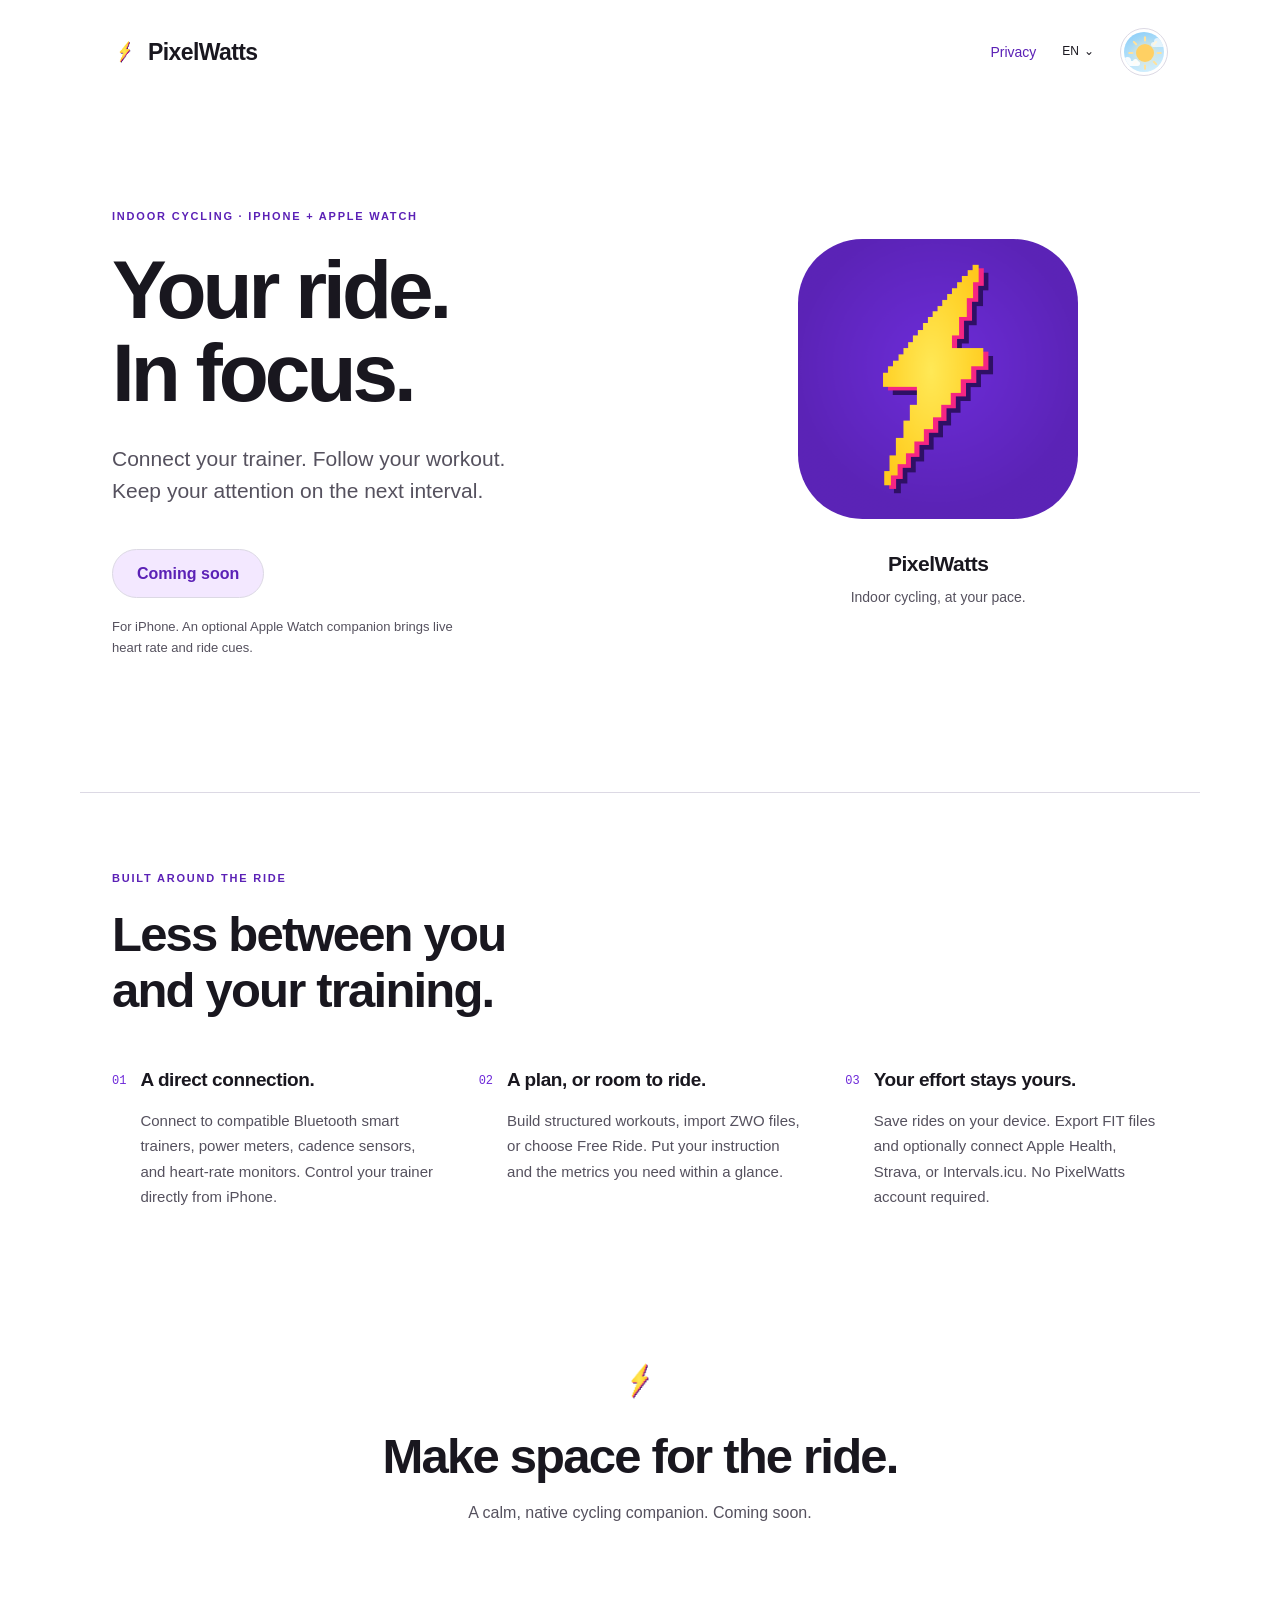
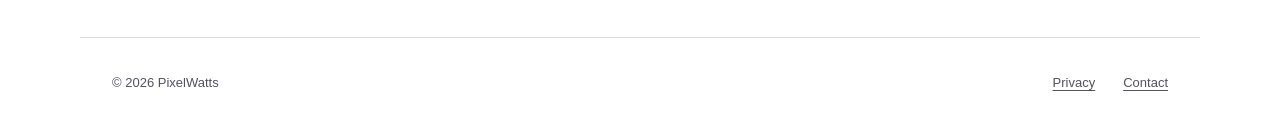
<file: index.html>
<!doctype html>
<html lang="en" data-page="landing">
<head>
  <meta charset="utf-8">
  <meta name="viewport" content="width=device-width,initial-scale=1">
  <meta name="color-scheme" content="light dark">
  <meta name="description" content="PixelWatts is a native indoor cycling app for iPhone, with Bluetooth trainer control, structured workouts, and rides saved on your device.">
  <title>PixelWatts — Your ride. In focus.</title>
  <link rel="icon" href="/assets/icon-light.png">
  <link rel="stylesheet" href="/style.css">
  <link rel="stylesheet" href="/assets/selectors.css">
  <script src="/assets/language.js"></script>
  <script src="/preferences.js"></script>
</head>
<body>
  <a class="skip" href="#main">Skip to content</a>
  <header class="shell">
    <a class="wordmark" href="/?lang=en" aria-label="PixelWatts home"><img src="/assets/bolt.png" alt="" width="26" height="26">PixelWatts</a>
    <nav aria-label="Main navigation"><a href="/privacy/?lang=en">Privacy</a>
<details class="language-menu"><summary aria-label="Choose language">EN <span aria-hidden="true">⌄</span></summary><div><a data-language-link="en" href="/?lang=en" lang="en" aria-current="page">English</a><a data-language-link="es-MX" href="/es/" lang="es-MX">Español (México)</a></div></details>
<button type="button" class="mode-toggle sky-toggle" role="switch" aria-label="Dark mode" aria-checked="false" data-toggle-mode hidden><span class="sky" aria-hidden="true"><span class="day-sky"></span><span class="night-sky"></span><span class="stars"><i></i><i></i><i></i><i></i><i></i></span><svg class="sun-rays" viewBox="0 0 40 40" fill="none"><path d="M20 5v3m0 24v3M5 20h3m24 0h3M9.4 9.4l2.2 2.2m16.8 16.8 2.2 2.2M9.4 30.6l2.2-2.2m16.8-16.8 2.2-2.2" stroke="currentColor" stroke-width="2" stroke-linecap="round"/></svg><span class="orb"></span><span class="moon-cutout"></span><span class="cloud cloud-one"></span><span class="cloud cloud-two"></span></span></button>
</nav>
  </header>
  <main id="main">
    <section class="hero shell">
      <div class="intro">

        <p class="eyebrow">INDOOR CYCLING · IPHONE + APPLE WATCH</p>
        <h1>Your ride.<br>In focus.</h1>
        <p class="lead">Connect your trainer. Follow your workout. Keep your attention on the next interval.</p>
        <p class="cta">Coming soon</p>
        <p class="quiet">For iPhone. An optional Apple Watch companion brings live heart rate and ride cues.</p>
      </div>
      <div class="app-showcase"><img class="product-icon" data-app-icon src="/assets/icon-light.png" width="280" height="280" alt="Official PixelWatts app icon"><p>PixelWatts<span>Indoor cycling, at your pace.</span></p></div>
    </section>
    <section class="details shell" aria-labelledby="details-title">
      <p class="eyebrow">BUILT AROUND THE RIDE</p>
      <h2 id="details-title">Less between you<br>and your training.</h2>
      <div class="feature-list">
        <article><span class="number">01</span><div><h3>A direct connection.</h3><p>Connect to compatible Bluetooth smart trainers, power meters, cadence sensors, and heart-rate monitors. Control your trainer directly from iPhone.</p></div></article>
        <article><span class="number">02</span><div><h3>A plan, or room to ride.</h3><p>Build structured workouts, import ZWO files, or choose Free Ride. Put your instruction and the metrics you need within a glance.</p></div></article>
        <article><span class="number">03</span><div><h3>Your effort stays yours.</h3><p>Save rides on your device. Export FIT files and optionally connect Apple Health, Strava, or Intervals.icu. No PixelWatts account required.</p></div></article>
      </div>
    </section>
    <section class="closing shell"><img src="/assets/bolt.png" width="42" height="42" alt=""><h2>Make space for the ride.</h2><p>A calm, native cycling companion. Coming soon.</p></section>
  </main>
  <footer class="shell"><span>© 2026 PixelWatts</span><a href="/privacy/?lang=en">Privacy</a><a href="mailto:pixelwatts@baniares.com">Contact</a></footer>
</body>
</html>
</file>
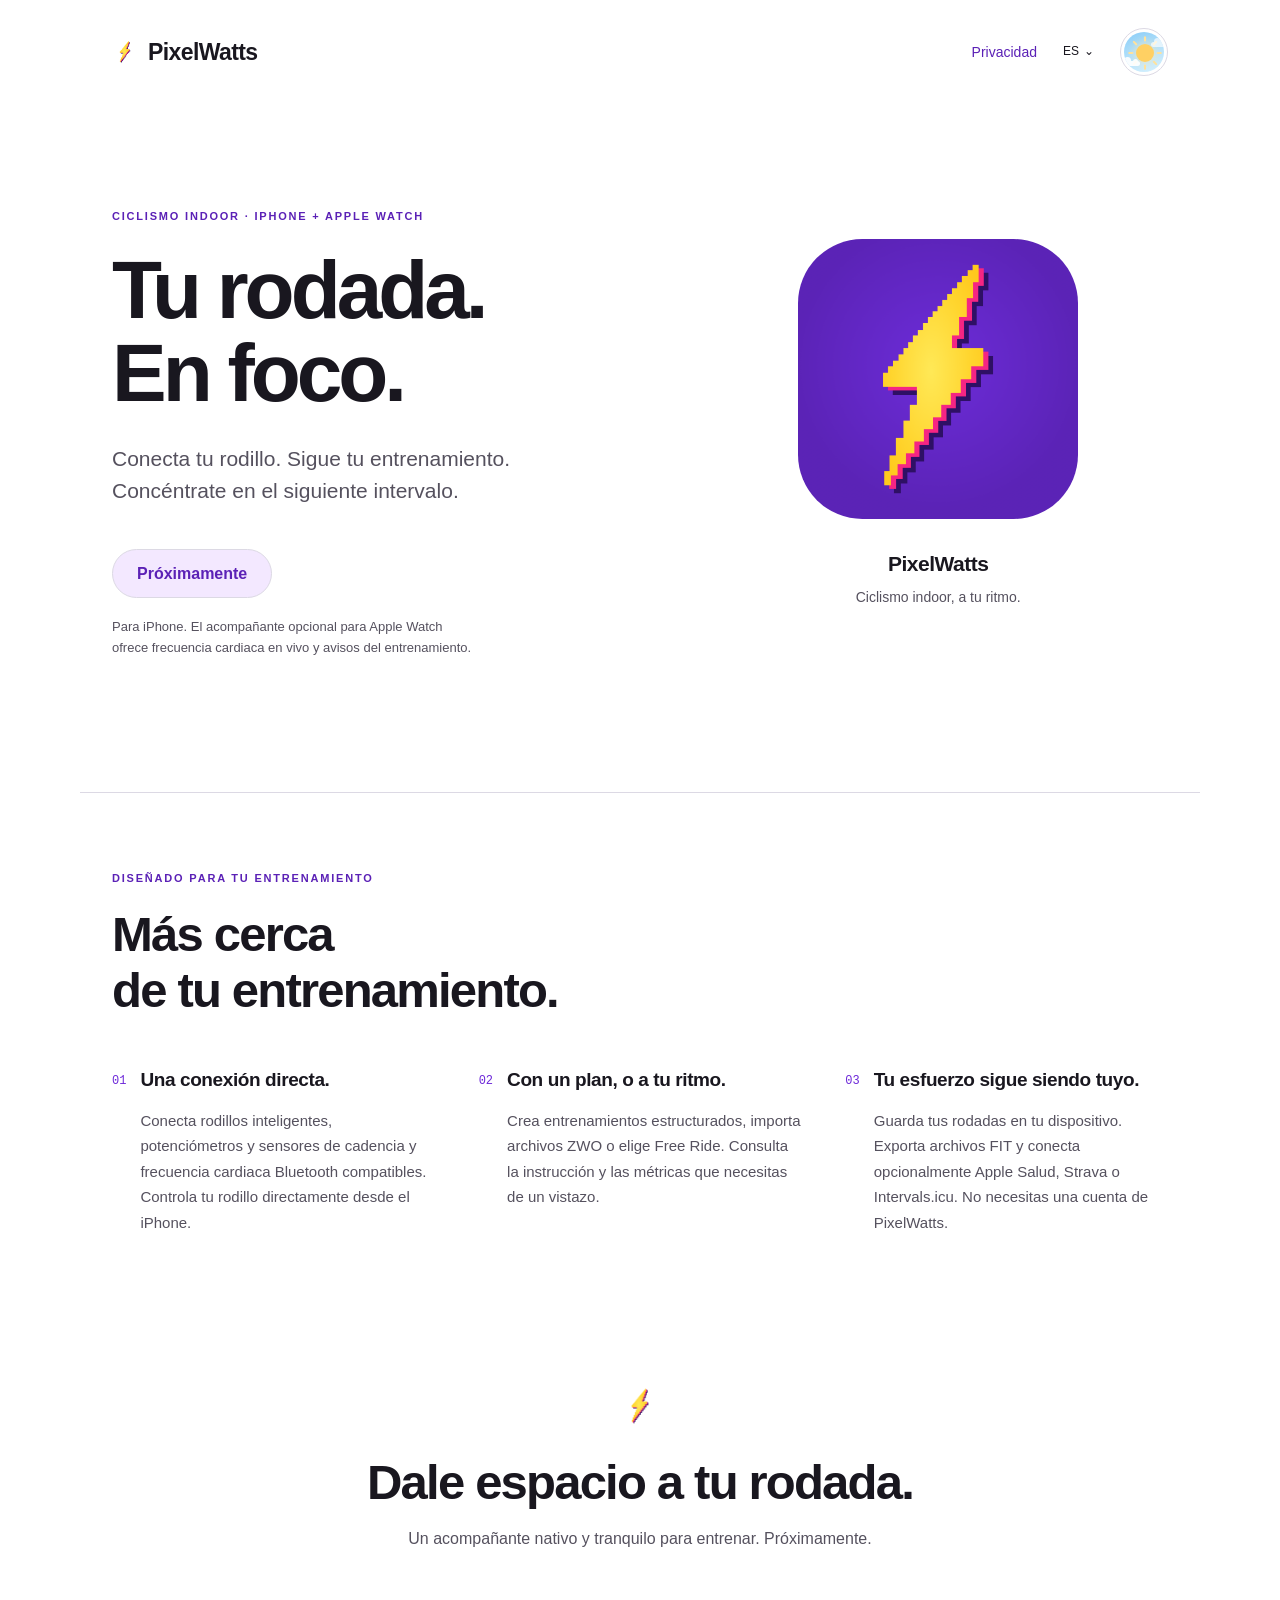
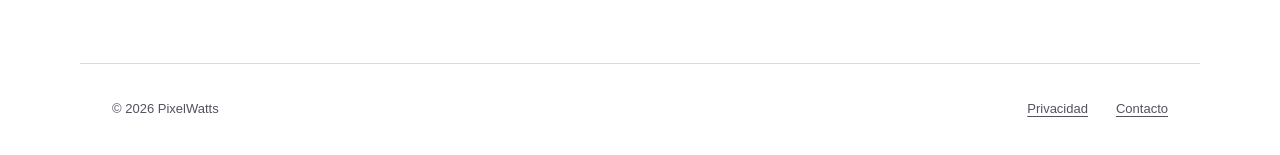
<file: es/index.html>
<!doctype html>
<html lang="es-MX" data-page="landing">
<head>
  <meta charset="utf-8">
  <meta name="viewport" content="width=device-width,initial-scale=1">
  <meta name="color-scheme" content="light dark">
  <meta name="description" content="PixelWatts es una app nativa de ciclismo indoor para iPhone, con control de rodillo por Bluetooth y rodadas guardadas en tu dispositivo.">
  <title>PixelWatts — Tu rodada. En foco.</title>
  <link rel="icon" href="/assets/icon-light.png">
  <link rel="stylesheet" href="/style.css">
  <link rel="stylesheet" href="/assets/selectors.css">
  <script src="/assets/language.js"></script>
  <script src="/preferences.js"></script>
</head>
<body>
  <a class="skip" href="#main">Ir al contenido</a>
  <header class="shell">
    <a class="wordmark" href="/es/" aria-label="Inicio de PixelWatts"><img src="/assets/bolt.png" alt="" width="26" height="26">PixelWatts</a>
    <nav aria-label="Navegación principal"><a href="/es/privacy/">Privacidad</a>
<details class="language-menu"><summary aria-label="Elegir idioma">ES <span aria-hidden="true">⌄</span></summary><div><a data-language-link="en" href="/?lang=en" lang="en">English</a><a data-language-link="es-MX" href="/es/" lang="es-MX" aria-current="page">Español (México)</a></div></details>
<button type="button" class="mode-toggle sky-toggle" role="switch" aria-label="Dark mode" aria-checked="false" data-toggle-mode hidden><span class="sky" aria-hidden="true"><span class="day-sky"></span><span class="night-sky"></span><span class="stars"><i></i><i></i><i></i><i></i><i></i></span><svg class="sun-rays" viewBox="0 0 40 40" fill="none"><path d="M20 5v3m0 24v3M5 20h3m24 0h3M9.4 9.4l2.2 2.2m16.8 16.8 2.2 2.2M9.4 30.6l2.2-2.2m16.8-16.8 2.2-2.2" stroke="currentColor" stroke-width="2" stroke-linecap="round"/></svg><span class="orb"></span><span class="moon-cutout"></span><span class="cloud cloud-one"></span><span class="cloud cloud-two"></span></span></button>
</nav>
  </header>
  <main id="main">
    <section class="hero shell">
      <div class="intro">

        <p class="eyebrow">CICLISMO INDOOR · IPHONE + APPLE WATCH</p>
        <h1>Tu rodada.<br>En foco.</h1>
        <p class="lead">Conecta tu rodillo. Sigue tu entrenamiento. Concéntrate en el siguiente intervalo.</p>
        <p class="cta">Próximamente</p>
        <p class="quiet">Para iPhone. El acompañante opcional para Apple Watch ofrece frecuencia cardiaca en vivo y avisos del entrenamiento.</p>
      </div>
      <div class="app-showcase"><img class="product-icon" data-app-icon src="/assets/icon-light.png" width="280" height="280" alt="Icono oficial de PixelWatts"><p>PixelWatts<span>Ciclismo indoor, a tu ritmo.</span></p></div>
    </section>
    <section class="details shell" aria-labelledby="details-title">
      <p class="eyebrow">DISEÑADO PARA TU ENTRENAMIENTO</p>
      <h2 id="details-title">Más cerca<br>de tu entrenamiento.</h2>
      <div class="feature-list">
        <article><span class="number">01</span><div><h3>Una conexión directa.</h3><p>Conecta rodillos inteligentes, potenciómetros y sensores de cadencia y frecuencia cardiaca Bluetooth compatibles. Controla tu rodillo directamente desde el iPhone.</p></div></article>
        <article><span class="number">02</span><div><h3>Con un plan, o a tu ritmo.</h3><p>Crea entrenamientos estructurados, importa archivos ZWO o elige Free Ride. Consulta la instrucción y las métricas que necesitas de un vistazo.</p></div></article>
        <article><span class="number">03</span><div><h3>Tu esfuerzo sigue siendo tuyo.</h3><p>Guarda tus rodadas en tu dispositivo. Exporta archivos FIT y conecta opcionalmente Apple Salud, Strava o Intervals.icu. No necesitas una cuenta de PixelWatts.</p></div></article>
      </div>
    </section>
    <section class="closing shell"><img src="/assets/bolt.png" width="42" height="42" alt=""><h2>Dale espacio a tu rodada.</h2><p>Un acompañante nativo y tranquilo para entrenar. Próximamente.</p></section>
  </main>
  <footer class="shell"><span>© 2026 PixelWatts</span><a href="/es/privacy/">Privacidad</a><a href="mailto:pixelwatts@baniares.com">Contacto</a></footer>
</body>
</html>
</file>
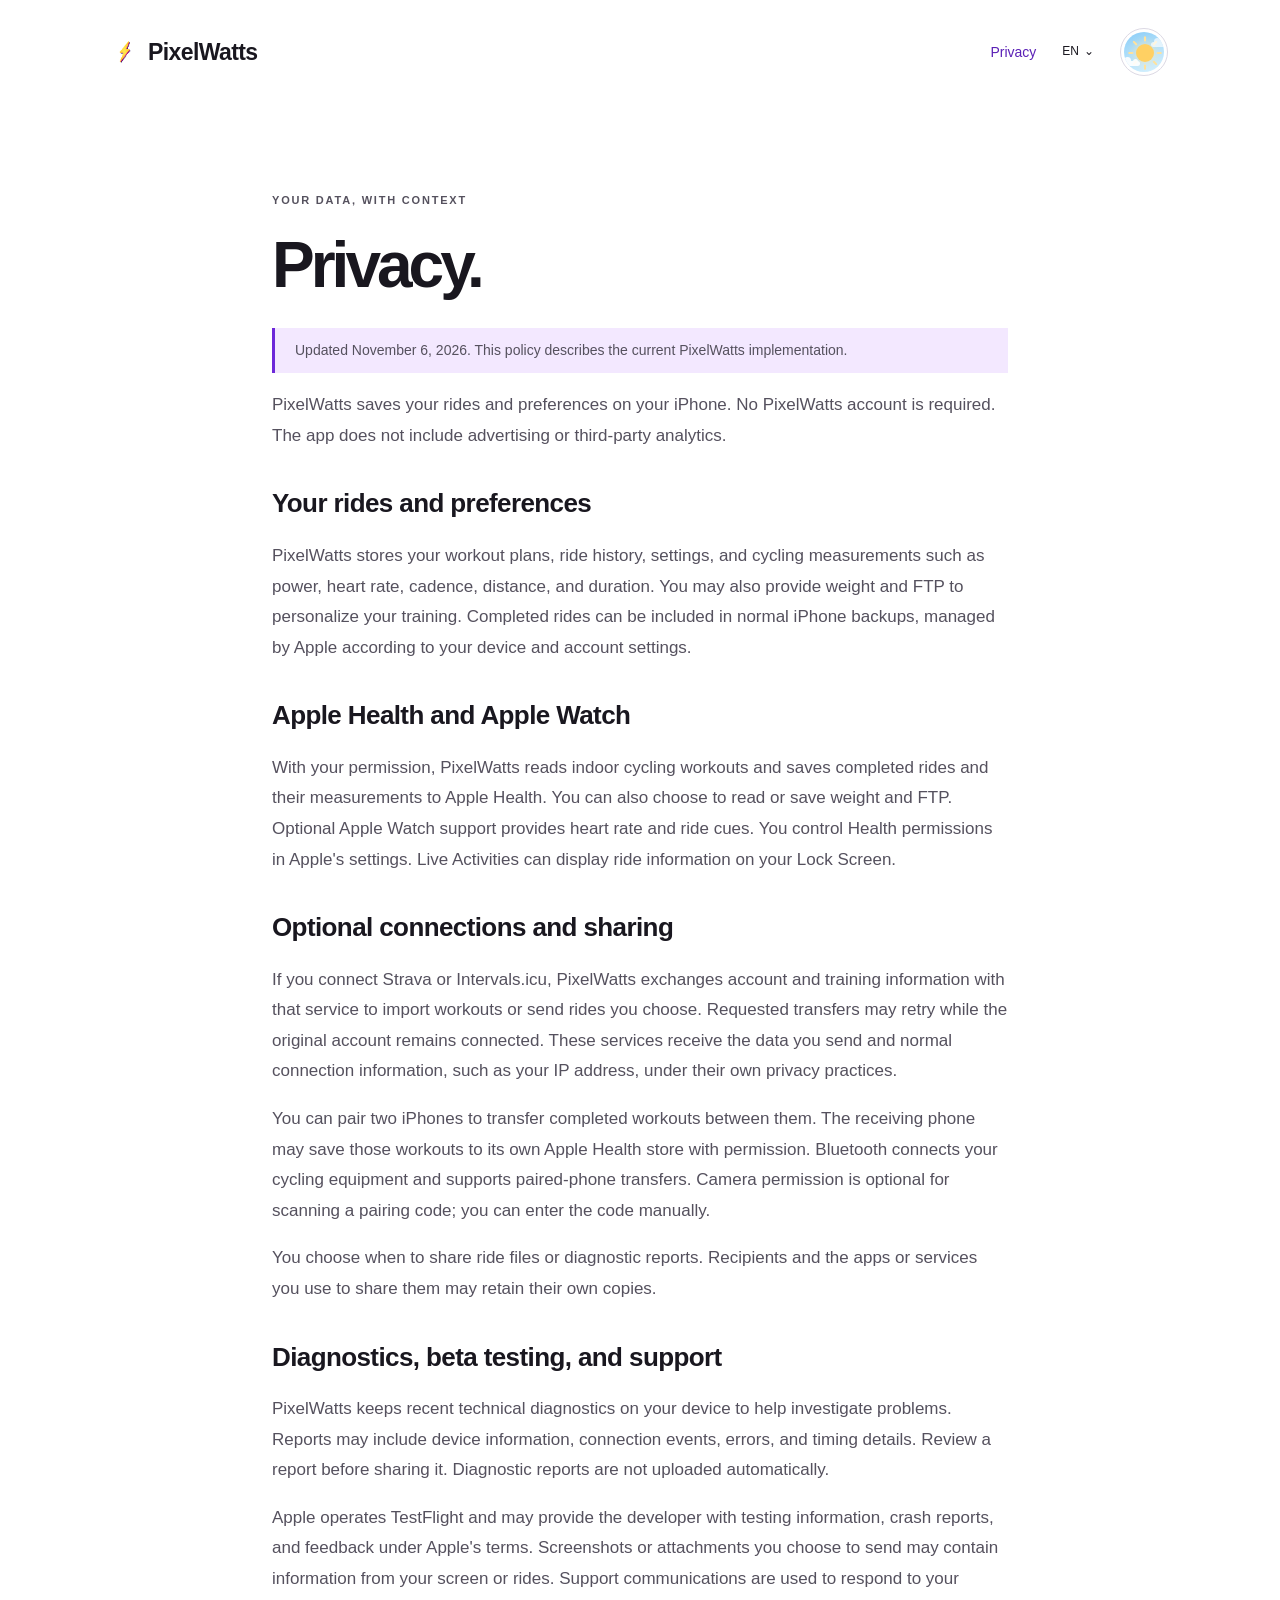
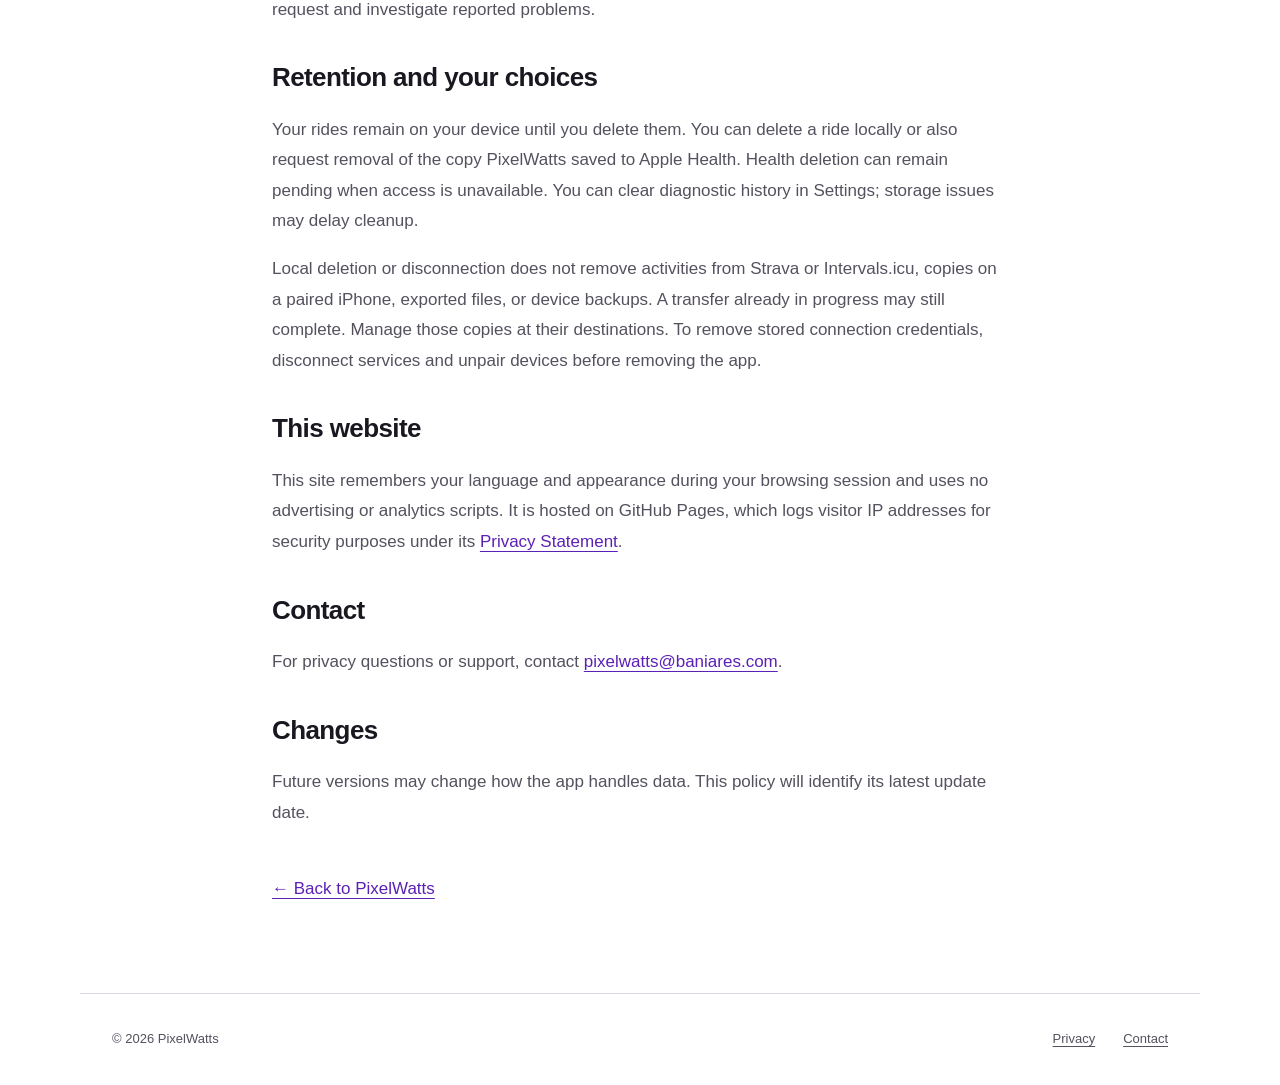
<file: privacy/index.html>
<!doctype html>
<html lang="en" data-page="privacy">
<head>
  <meta charset="utf-8">
  <meta name="viewport" content="width=device-width,initial-scale=1">
  <meta name="color-scheme" content="light dark">
  <meta name="description" content="How PixelWatts stores workout data, connects to optional services, and handles permissions and deletion.">
  <title>Privacy — PixelWatts</title>
  <link rel="icon" href="/assets/icon-light.png">
  <link rel="stylesheet" href="/style.css">
  <link rel="stylesheet" href="/assets/selectors.css">
  <script src="/assets/language.js"></script>
  <script src="/preferences.js"></script>
</head>
<body>
  <a class="skip" href="#main">Skip to content</a>
  <header class="shell">
    <a class="wordmark" href="/?lang=en" aria-label="PixelWatts home"><img src="/assets/bolt.png" alt="" width="26" height="26">PixelWatts</a>
    <nav aria-label="Main navigation"><a href="/privacy/?lang=en">Privacy</a>
<details class="language-menu"><summary aria-label="Choose language">EN <span aria-hidden="true">⌄</span></summary><div><a data-language-link="en" href="/privacy/?lang=en" lang="en" aria-current="page">English</a><a data-language-link="es-MX" href="/es/privacy/" lang="es-MX">Español (México)</a></div></details>
<button type="button" class="mode-toggle sky-toggle" role="switch" aria-label="Dark mode" aria-checked="false" data-toggle-mode hidden><span class="sky" aria-hidden="true"><span class="day-sky"></span><span class="night-sky"></span><span class="stars"><i></i><i></i><i></i><i></i><i></i></span><svg class="sun-rays" viewBox="0 0 40 40" fill="none"><path d="M20 5v3m0 24v3M5 20h3m24 0h3M9.4 9.4l2.2 2.2m16.8 16.8 2.2 2.2M9.4 30.6l2.2-2.2m16.8-16.8 2.2-2.2" stroke="currentColor" stroke-width="2" stroke-linecap="round"/></svg><span class="orb"></span><span class="moon-cutout"></span><span class="cloud cloud-one"></span><span class="cloud cloud-two"></span></span></button>
</nav>
  </header>
  <main id="main" class="policy shell">
    <p class="eyebrow">YOUR DATA, WITH CONTEXT</p>
    <h1>Privacy.</h1>
    <p class="notice">Updated November 6, 2026. This policy describes the current PixelWatts implementation.</p>
    <div id="policy-content">

      <p>PixelWatts saves your rides and preferences on your iPhone. No PixelWatts account is required. The app does not include advertising or third-party analytics.</p>
      <h2>Your rides and preferences</h2>
      <p>PixelWatts stores your workout plans, ride history, settings, and cycling measurements such as power, heart rate, cadence, distance, and duration. You may also provide weight and FTP to personalize your training. Completed rides can be included in normal iPhone backups, managed by Apple according to your device and account settings.</p>
      <h2>Apple Health and Apple Watch</h2>
      <p>With your permission, PixelWatts reads indoor cycling workouts and saves completed rides and their measurements to Apple Health. You can also choose to read or save weight and FTP. Optional Apple Watch support provides heart rate and ride cues. You control Health permissions in Apple's settings. Live Activities can display ride information on your Lock Screen.</p>
      <h2>Optional connections and sharing</h2>
      <p>If you connect Strava or Intervals.icu, PixelWatts exchanges account and training information with that service to import workouts or send rides you choose. Requested transfers may retry while the original account remains connected. These services receive the data you send and normal connection information, such as your IP address, under their own privacy practices.</p>
      <p>You can pair two iPhones to transfer completed workouts between them. The receiving phone may save those workouts to its own Apple Health store with permission. Bluetooth connects your cycling equipment and supports paired-phone transfers. Camera permission is optional for scanning a pairing code; you can enter the code manually.</p>
      <p>You choose when to share ride files or diagnostic reports. Recipients and the apps or services you use to share them may retain their own copies.</p>
      <h2>Diagnostics, beta testing, and support</h2>
      <p>PixelWatts keeps recent technical diagnostics on your device to help investigate problems. Reports may include device information, connection events, errors, and timing details. Review a report before sharing it. Diagnostic reports are not uploaded automatically.</p>
      <p>Apple operates TestFlight and may provide the developer with testing information, crash reports, and feedback under Apple's terms. Screenshots or attachments you choose to send may contain information from your screen or rides. Support communications are used to respond to your request and investigate reported problems.</p>
      <h2>Retention and your choices</h2>
      <p>Your rides remain on your device until you delete them. You can delete a ride locally or also request removal of the copy PixelWatts saved to Apple Health. Health deletion can remain pending when access is unavailable. You can clear diagnostic history in Settings; storage issues may delay cleanup.</p>
      <p>Local deletion or disconnection does not remove activities from Strava or Intervals.icu, copies on a paired iPhone, exported files, or device backups. A transfer already in progress may still complete. Manage those copies at their destinations. To remove stored connection credentials, disconnect services and unpair devices before removing the app.</p>
      <h2>This website</h2>
      <p>This site remembers your language and appearance during your browsing session and uses no advertising or analytics scripts. It is hosted on GitHub Pages, which logs visitor IP addresses for security purposes under its <a href="https://docs.github.com/en/site-policy/privacy-policies/github-general-privacy-statement">Privacy Statement</a>.</p>
      <h2>Contact</h2>
      <p>For privacy questions or support, contact <a href="mailto:pixelwatts@baniares.com">pixelwatts@baniares.com</a>.</p>
      <h2>Changes</h2>
      <p>Future versions may change how the app handles data. This policy will identify its latest update date.</p>
    </div>
    <a class="back" href="/?lang=en">← Back to PixelWatts</a>
  </main>
  <footer class="shell"><span>© 2026 PixelWatts</span><a href="/privacy/?lang=en">Privacy</a><a href="mailto:pixelwatts@baniares.com">Contact</a></footer>
</body>
</html>
</file>
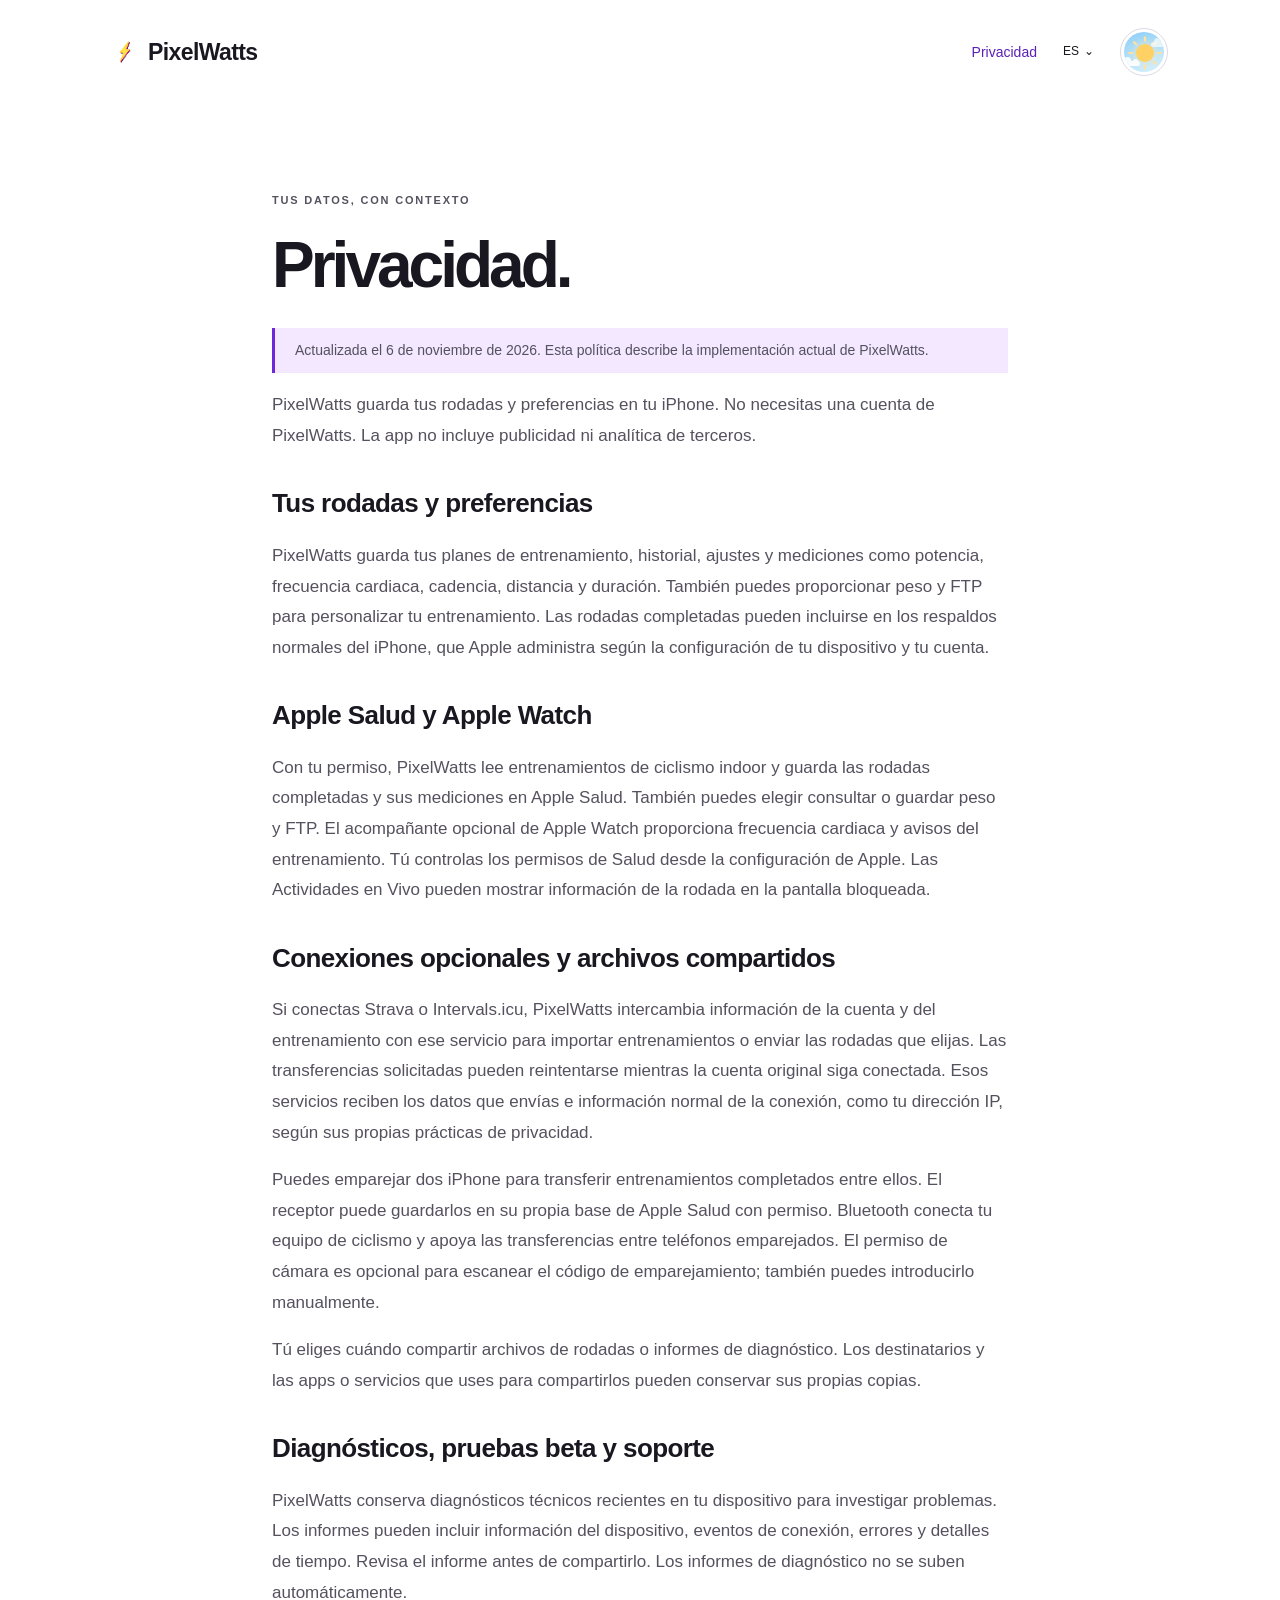
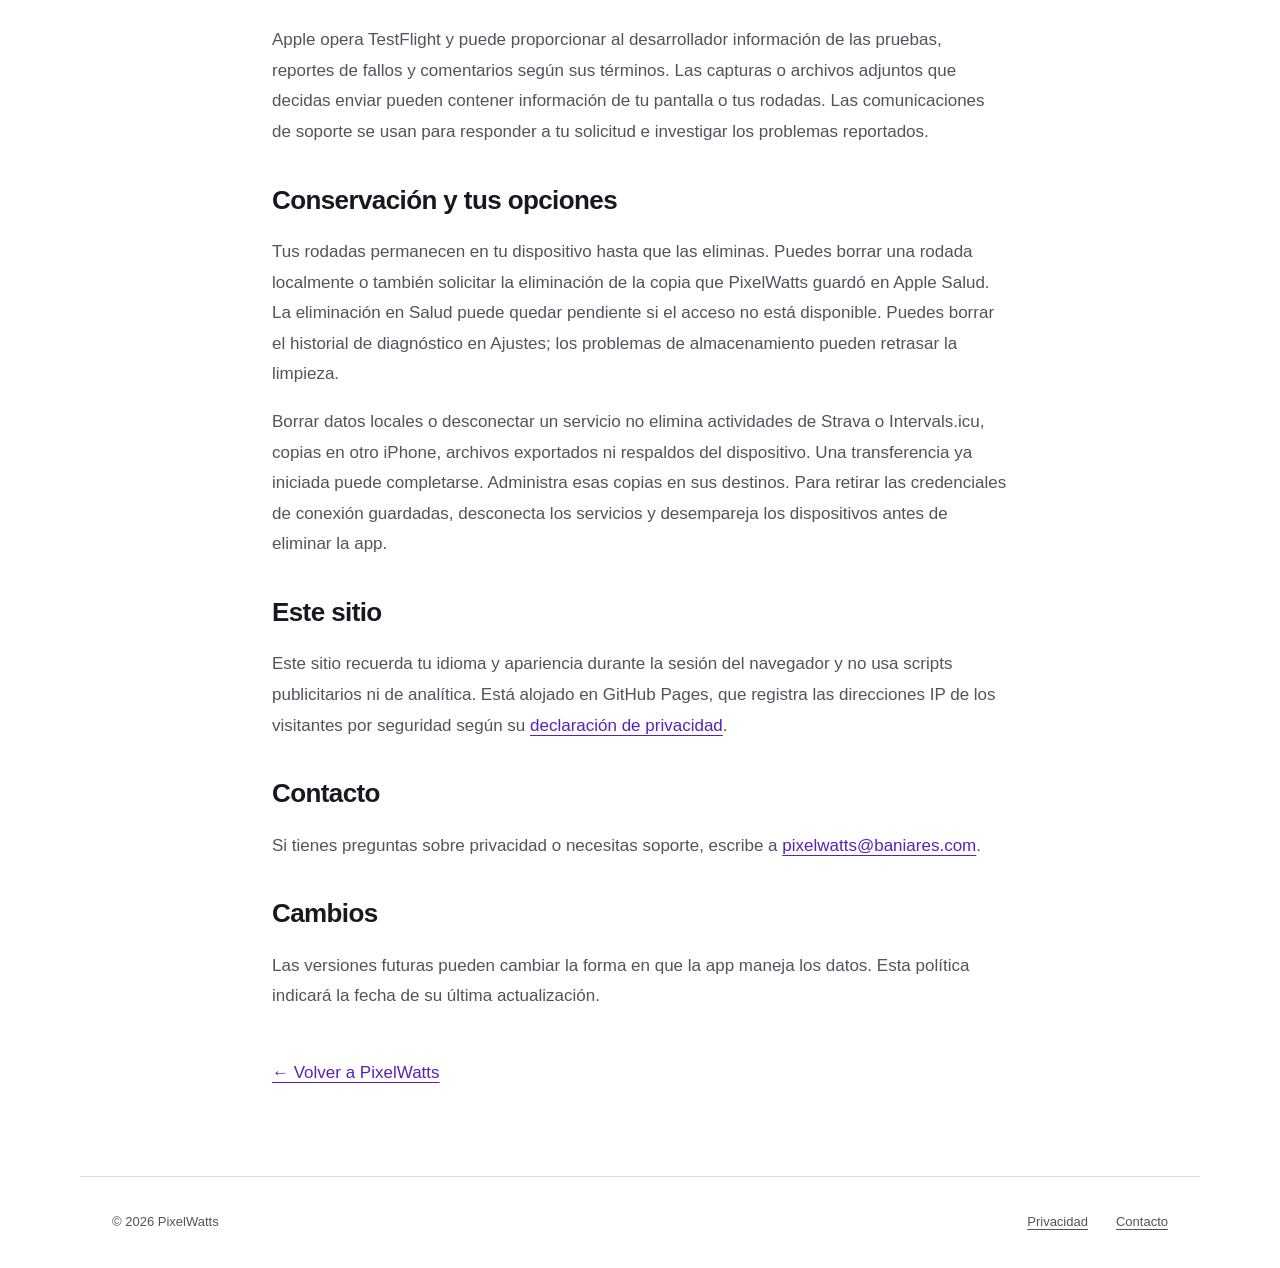
<file: es/privacy/index.html>
<!doctype html>
<html lang="es-MX" data-page="privacy">
<head>
  <meta charset="utf-8">
  <meta name="viewport" content="width=device-width,initial-scale=1">
  <meta name="color-scheme" content="light dark">
  <meta name="description" content="Cómo PixelWatts guarda tus entrenamientos y gestiona permisos, servicios opcionales y eliminación de datos.">
  <title>Privacidad — PixelWatts</title>
  <link rel="icon" href="/assets/icon-light.png">
  <link rel="stylesheet" href="/style.css">
  <link rel="stylesheet" href="/assets/selectors.css">
  <script src="/assets/language.js"></script>
  <script src="/preferences.js"></script>
</head>
<body>
  <a class="skip" href="#main">Ir al contenido</a>
  <header class="shell">
    <a class="wordmark" href="/es/" aria-label="Inicio de PixelWatts"><img src="/assets/bolt.png" alt="" width="26" height="26">PixelWatts</a>
    <nav aria-label="Navegación principal"><a href="/es/privacy/">Privacidad</a>
<details class="language-menu"><summary aria-label="Elegir idioma">ES <span aria-hidden="true">⌄</span></summary><div><a data-language-link="en" href="/es/privacy/" lang="en">English</a><a data-language-link="es-MX" href="/es/privacy/" lang="es-MX" aria-current="page">Español (México)</a></div></details>
<button type="button" class="mode-toggle sky-toggle" role="switch" aria-label="Dark mode" aria-checked="false" data-toggle-mode hidden><span class="sky" aria-hidden="true"><span class="day-sky"></span><span class="night-sky"></span><span class="stars"><i></i><i></i><i></i><i></i><i></i></span><svg class="sun-rays" viewBox="0 0 40 40" fill="none"><path d="M20 5v3m0 24v3M5 20h3m24 0h3M9.4 9.4l2.2 2.2m16.8 16.8 2.2 2.2M9.4 30.6l2.2-2.2m16.8-16.8 2.2-2.2" stroke="currentColor" stroke-width="2" stroke-linecap="round"/></svg><span class="orb"></span><span class="moon-cutout"></span><span class="cloud cloud-one"></span><span class="cloud cloud-two"></span></span></button>
</nav>
  </header>
  <main id="main" class="policy shell">
    <p class="eyebrow">TUS DATOS, CON CONTEXTO</p>
    <h1>Privacidad.</h1>
    <p class="notice">Actualizada el 6 de noviembre de 2026. Esta política describe la implementación actual de PixelWatts.</p>
    <div id="policy-content">

      <p>PixelWatts guarda tus rodadas y preferencias en tu iPhone. No necesitas una cuenta de PixelWatts. La app no incluye publicidad ni analítica de terceros.</p>
      <h2>Tus rodadas y preferencias</h2>
      <p>PixelWatts guarda tus planes de entrenamiento, historial, ajustes y mediciones como potencia, frecuencia cardiaca, cadencia, distancia y duración. También puedes proporcionar peso y FTP para personalizar tu entrenamiento. Las rodadas completadas pueden incluirse en los respaldos normales del iPhone, que Apple administra según la configuración de tu dispositivo y tu cuenta.</p>
      <h2>Apple Salud y Apple Watch</h2>
      <p>Con tu permiso, PixelWatts lee entrenamientos de ciclismo indoor y guarda las rodadas completadas y sus mediciones en Apple Salud. También puedes elegir consultar o guardar peso y FTP. El acompañante opcional de Apple Watch proporciona frecuencia cardiaca y avisos del entrenamiento. Tú controlas los permisos de Salud desde la configuración de Apple. Las Actividades en Vivo pueden mostrar información de la rodada en la pantalla bloqueada.</p>
      <h2>Conexiones opcionales y archivos compartidos</h2>
      <p>Si conectas Strava o Intervals.icu, PixelWatts intercambia información de la cuenta y del entrenamiento con ese servicio para importar entrenamientos o enviar las rodadas que elijas. Las transferencias solicitadas pueden reintentarse mientras la cuenta original siga conectada. Esos servicios reciben los datos que envías e información normal de la conexión, como tu dirección IP, según sus propias prácticas de privacidad.</p>
      <p>Puedes emparejar dos iPhone para transferir entrenamientos completados entre ellos. El receptor puede guardarlos en su propia base de Apple Salud con permiso. Bluetooth conecta tu equipo de ciclismo y apoya las transferencias entre teléfonos emparejados. El permiso de cámara es opcional para escanear el código de emparejamiento; también puedes introducirlo manualmente.</p>
      <p>Tú eliges cuándo compartir archivos de rodadas o informes de diagnóstico. Los destinatarios y las apps o servicios que uses para compartirlos pueden conservar sus propias copias.</p>
      <h2>Diagnósticos, pruebas beta y soporte</h2>
      <p>PixelWatts conserva diagnósticos técnicos recientes en tu dispositivo para investigar problemas. Los informes pueden incluir información del dispositivo, eventos de conexión, errores y detalles de tiempo. Revisa el informe antes de compartirlo. Los informes de diagnóstico no se suben automáticamente.</p>
      <p>Apple opera TestFlight y puede proporcionar al desarrollador información de las pruebas, reportes de fallos y comentarios según sus términos. Las capturas o archivos adjuntos que decidas enviar pueden contener información de tu pantalla o tus rodadas. Las comunicaciones de soporte se usan para responder a tu solicitud e investigar los problemas reportados.</p>
      <h2>Conservación y tus opciones</h2>
      <p>Tus rodadas permanecen en tu dispositivo hasta que las eliminas. Puedes borrar una rodada localmente o también solicitar la eliminación de la copia que PixelWatts guardó en Apple Salud. La eliminación en Salud puede quedar pendiente si el acceso no está disponible. Puedes borrar el historial de diagnóstico en Ajustes; los problemas de almacenamiento pueden retrasar la limpieza.</p>
      <p>Borrar datos locales o desconectar un servicio no elimina actividades de Strava o Intervals.icu, copias en otro iPhone, archivos exportados ni respaldos del dispositivo. Una transferencia ya iniciada puede completarse. Administra esas copias en sus destinos. Para retirar las credenciales de conexión guardadas, desconecta los servicios y desempareja los dispositivos antes de eliminar la app.</p>
      <h2>Este sitio</h2>
      <p>Este sitio recuerda tu idioma y apariencia durante la sesión del navegador y no usa scripts publicitarios ni de analítica. Está alojado en GitHub Pages, que registra las direcciones IP de los visitantes por seguridad según su <a href="https://docs.github.com/en/site-policy/privacy-policies/github-general-privacy-statement">declaración de privacidad</a>.</p>
      <h2>Contacto</h2>
      <p>Si tienes preguntas sobre privacidad o necesitas soporte, escribe a <a href="mailto:pixelwatts@baniares.com">pixelwatts@baniares.com</a>.</p>
      <h2>Cambios</h2>
      <p>Las versiones futuras pueden cambiar la forma en que la app maneja los datos. Esta política indicará la fecha de su última actualización.</p>
    </div>
    <a class="back" href="/es/">← Volver a PixelWatts</a>
  </main>
  <footer class="shell"><span>© 2026 PixelWatts</span><a href="/es/privacy/">Privacidad</a><a href="mailto:pixelwatts@baniares.com">Contacto</a></footer>
</body>
</html>
</file>
<file: style.css>
:root{color-scheme:light;--bg:#fff;--surface:#ebf0f8;--warm:#fff9ee;--text:#19171f;--muted:#55515e;--accent:#6d28d9;--strong:#5b21b6;--line:#dcd9e4;--tint:#f3e8ff;font-family:-apple-system,BlinkMacSystemFont,"Segoe UI",sans-serif}
:root[data-appearance=dark]{color-scheme:dark;--bg:#121116;--surface:#1e2029;--warm:#242028;--text:#f6f3fa;--muted:#bcb7c8;--accent:#a78bfa;--strong:#c4b5fd;--line:#37313f;--tint:#24143d}
@media(prefers-color-scheme:dark){:root[data-appearance=system]{color-scheme:dark;--bg:#121116;--surface:#1e2029;--warm:#242028;--text:#f6f3fa;--muted:#bcb7c8;--accent:#a78bfa;--strong:#c4b5fd;--line:#37313f;--tint:#24143d}}
*{box-sizing:border-box}body{margin:0;background:var(--bg);color:var(--text);font-size:17px;line-height:1.6}a{color:var(--strong);text-underline-offset:.22em}button,select{font:inherit;color:inherit}button,a,select{-webkit-tap-highlight-color:transparent}button,select{cursor:pointer}a:focus-visible,button:focus-visible,select:focus-visible{outline:3px solid var(--accent);outline-offset:5px}.shell{max-width:1120px;margin:auto;padding-left:32px;padding-right:32px}header{min-height:104px;display:flex;align-items:center;justify-content:space-between;gap:24px}.wordmark{display:flex;align-items:center;gap:10px;font-weight:750;text-decoration:none;color:var(--text);letter-spacing:-.6px;font-size:23px}.wordmark img,.closing img{object-fit:contain}nav{display:flex;gap:8px}select{border:1px solid var(--line);background:var(--bg);border-radius:12px;min-height:44px;padding:0 12px;font-size:14px}.hero{display:grid;grid-template-columns:1.15fr 1fr;align-items:center;gap:68px;padding-top:72px;padding-bottom:120px}.eyebrow{font-size:11px;letter-spacing:1.8px;font-weight:750;color:var(--strong);margin-top:32px}h1{font-size:clamp(58px,6.4vw,86px);line-height:1.02;letter-spacing:-4px;margin:22px 0 28px;font-weight:760}.lead{font-size:21px;line-height:1.55;max-width:410px;color:var(--muted)}.cta{display:inline-flex;align-items:center;justify-content:center;background:var(--tint);color:var(--strong);border:1px solid var(--line);padding:11px 24px;border-radius:100px;font-size:16px;font-weight:650;margin:20px 0 6px}.quiet{font-size:13px;color:var(--muted);max-width:370px}.details{border-top:1px solid var(--line);padding-top:45px;padding-bottom:65px}h2{font-size:clamp(32px,4vw,49px);letter-spacing:-1.8px;line-height:1.15;font-weight:700;margin-top:18px}.feature-list{margin-top:50px;display:grid;grid-template-columns:repeat(3,1fr);gap:44px}.feature-list article{display:flex;gap:14px}.number{font-family:ui-monospace,monospace;font-size:12px;color:var(--accent);margin-top:4px}h3{font-size:19px;letter-spacing:-.4px;line-height:1.3;margin:0}.feature-list p{color:var(--muted);font-size:15px;line-height:1.7}.closing{padding-top:70px;padding-bottom:95px;text-align:center}.closing h2{margin-bottom:12px}.closing p{color:var(--muted);font-size:16px}footer{display:flex;align-items:center;justify-content:flex-end;gap:28px;border-top:1px solid var(--line);min-height:92px;font-size:13px;color:var(--muted)}footer span{margin-right:auto}footer a{color:var(--muted)}.policy{max-width:800px;padding-top:55px;padding-bottom:90px}.policy h1{font-size:64px;margin-bottom:30px}.policy h2{font-size:26px;letter-spacing:-.6px;margin-top:38px}.policy p{color:var(--muted);line-height:1.8}.notice{border-left:3px solid var(--accent);padding:10px 20px;background:var(--tint);font-size:14px}.back{display:inline-block;margin-top:30px}.skip{position:absolute;top:-100px;left:20px;padding:12px 20px;background:var(--bg);z-index:5}.skip:focus{top:10px}.sr-only{position:absolute;width:1px;height:1px;padding:0;margin:-1px;overflow:hidden;clip:rect(0,0,0,0);white-space:nowrap;border:0}
:root{--canvas:var(--bg);--theme-surface:var(--tint)}
nav{align-items:center;gap:16px}nav>a{font-size:14px;text-decoration:none}
.app-showcase{display:flex;flex-direction:column;align-items:center;justify-content:center;padding:32px 0;text-align:center}.product-icon{width:min(100%,280px);height:auto;border-radius:23%;display:block}.app-showcase p{font-weight:700;font-size:21px;letter-spacing:-.5px;margin:28px 0 0}.app-showcase span{display:block;color:var(--muted);font-size:14px;font-weight:400;letter-spacing:0;margin-top:5px}
h1,h2{white-space:pre-line}
@media(max-width:800px){.hero{gap:35px;padding-top:40px}.shell{padding-left:24px;padding-right:24px}h1{letter-spacing:-3px}.feature-list{grid-template-columns:1fr;gap:28px}.feature-list article{max-width:600px}.hero{padding-bottom:80px}}
@media(max-width:600px){header{flex-wrap:wrap;gap:14px;padding-top:22px;padding-bottom:12px}.wordmark{font-size:21px}nav{gap:6px}select{padding:0 7px;font-size:13px}.hero{grid-template-columns:1fr;gap:50px;padding-top:35px}.intro{max-width:420px}.closing{padding-top:40px;padding-bottom:65px}.policy{padding-top:30px}footer{gap:20px;flex-wrap:wrap;padding-top:20px;padding-bottom:20px}.eyebrow{font-size:10px}}
@media(prefers-reduced-motion:reduce){*,*::before,*::after{animation:none!important;transition:none!important;scroll-behavior:auto!important}}
</file>
<file: assets/selectors.css>
/* Selector markup and styling reused from Baniares/FitxFat-website. */
.mode-toggle { font: inherit; font-size: 12px; padding: 10px 13px; border: 1px solid var(--line); color: var(--text); background: var(--canvas); border-radius: 999px; cursor: pointer; white-space: nowrap; }
.mode-toggle:focus-visible { outline: 3px solid var(--accent); outline-offset: 6px; }
/* A quiet, self-contained day/night scene. Motion happens only when appearance changes. */
.sky-toggle { width: 48px; height: 48px; padding: 0; display: inline-grid; place-items: center; border-radius: 50%; position: relative; overflow: hidden; flex-shrink: 0; background: var(--canvas); }
.sky-toggle[hidden] { display: none; }
.sky-toggle:hover { background: var(--theme-surface); }
.sky { position: absolute; inset: 3px; border-radius: 50%; overflow: hidden; isolation: isolate; }
.day-sky, .night-sky { position: absolute; inset: 0; }
.day-sky { background: linear-gradient(160deg, #8acdf8, #d8f2ff); }
.night-sky { background: #14223c; opacity: 0; transition: opacity .55s ease; }
.orb { position: absolute; width: 18px; height: 18px; border-radius: 50%; left: 12px; top: 12px; background: #ffd063; box-shadow: 0 0 12px #ffeab5; transition: background .5s ease, box-shadow .5s ease, transform .6s cubic-bezier(.22,.8,.25,1); }
.sun-rays { position: absolute; width: 42px; height: 42px; left: 0; top: 0; color: #ffe19a; transition: transform .6s ease, opacity .3s ease; }
.moon-cutout { position: absolute; width: 18px; height: 18px; left: 12px; top: 12px; background: #14223c; border-radius: 50%; transform: translate(18px,-16px) scale(.2); opacity: 0; transition: transform .6s cubic-bezier(.22,.8,.25,1), opacity .35s ease; }
.cloud { position: absolute; height: 5px; border-radius: 8px; background: #fff; opacity: .9; transition: transform .6s ease, opacity .4s ease; }
.cloud::before, .cloud::after { content: ''; position: absolute; background: #fff; border-radius: 50%; }
.cloud::before { width: 7px; height: 7px; left: 3px; top: -4px; }
.cloud::after { width: 5px; height: 5px; right: 2px; top: -2px; }
.cloud-one { width: 19px; left: -3px; top: 29px; }
.cloud-two { width: 16px; right: -3px; top: 10px; opacity: .65; }
.stars { position: absolute; inset: 0; opacity: 0; transform: rotate(-18deg) scale(.8); transition: opacity .4s ease, transform .65s ease; }
.stars i { position: absolute; width: 2px; height: 2px; border-radius: 50%; background: #ecf2ff; box-shadow: 0 0 3px #c2d7ff80; }
.stars i:nth-child(1) { left: 10px; top: 10px; }
.stars i:nth-child(2) { left: 29px; top: 8px; width: 1.5px; height: 1.5px; }
.stars i:nth-child(3) { left: 33px; top: 26px; }
.stars i:nth-child(4) { left: 8px; top: 30px; width: 1.5px; height: 1.5px; }
.stars i:nth-child(5) { left: 25px; top: 34px; width: 1px; height: 1px; }
:root[data-appearance="dark"] .night-sky { opacity: 1; }
:root[data-appearance="dark"] .orb { background: #edf0de; box-shadow: 0 0 7px #b1c8e333; transform: translate(-2px,1px) scale(1.03); }
:root[data-appearance="dark"] .moon-cutout { opacity: 1; transform: translate(4px,-4px) scale(1.05); }
:root[data-appearance="dark"] .sun-rays { opacity: 0; transform: rotate(95deg) scale(.45); }
:root[data-appearance="dark"] .cloud { opacity: 0; transform: translate(12px,18px); }
:root[data-appearance="dark"] .stars { opacity: 1; transform: rotate(0deg) scale(1); transition-delay: .12s; }
@media (prefers-reduced-motion: reduce) { .sky *, .sky *::before, .sky *::after { transition: none !important; } }
.language-menu { position: relative; font-size: 12px; }
.language-menu summary { cursor: pointer; list-style: none; padding: 12px 10px; border-radius: 8px; white-space: nowrap; }
.language-menu summary::-webkit-details-marker { display: none; }
.language-menu summary:focus-visible { outline: 3px solid var(--accent); outline-offset: 3px; }
.language-menu > div { position: absolute; z-index: 10; right: 0; top: calc(100% + 5px); min-width: 176px; padding: 7px; border: 1px solid var(--line); border-radius: 12px; background: var(--canvas); box-shadow: 0 10px 28px #00000015; }
.language-menu > div a { display: block; padding: 10px 12px; font-size: 13px; text-decoration: none; border-radius: 7px; white-space: nowrap; }
.language-menu > div a:hover, .language-menu > div a[aria-current="page"] { background: var(--theme-surface); color: var(--accent); }
@media (max-width: 480px) { header { flex-wrap: wrap; } header nav { flex-basis: 100%; justify-content: space-between; } .sky-toggle { width: 48px; height: 48px; padding: 0; } }
.language-menu summary, .language-menu > div a { min-height: 44px; display: flex; align-items: center; gap: 5px; }
nav > a { min-height: 44px; display: inline-flex; align-items: center; }
/* Selection and hover have distinct jobs: a checkmark versus a quiet pointer cue. */
.language-menu > div { min-width: 196px; padding: 6px; }
.language-menu > div a { gap: 18px; transition: background-color 120ms ease, color 120ms ease; }
.language-menu > div a[aria-current="page"] { background: transparent; color: var(--accent); font-weight: 600; }
.language-menu > div a[aria-current="page"]::after { content: '✓'; margin-left: auto; color: var(--accent); font-size: 12px; }
.language-menu > div a:hover { background: color-mix(in srgb, var(--text) 7%, var(--canvas)); color: var(--text); text-decoration: none; }
@media (prefers-reduced-motion: reduce) { .language-menu > div a { transition: none; } }

.language-menu > div a[aria-current="page"]:hover { color: var(--accent); }
</file>
